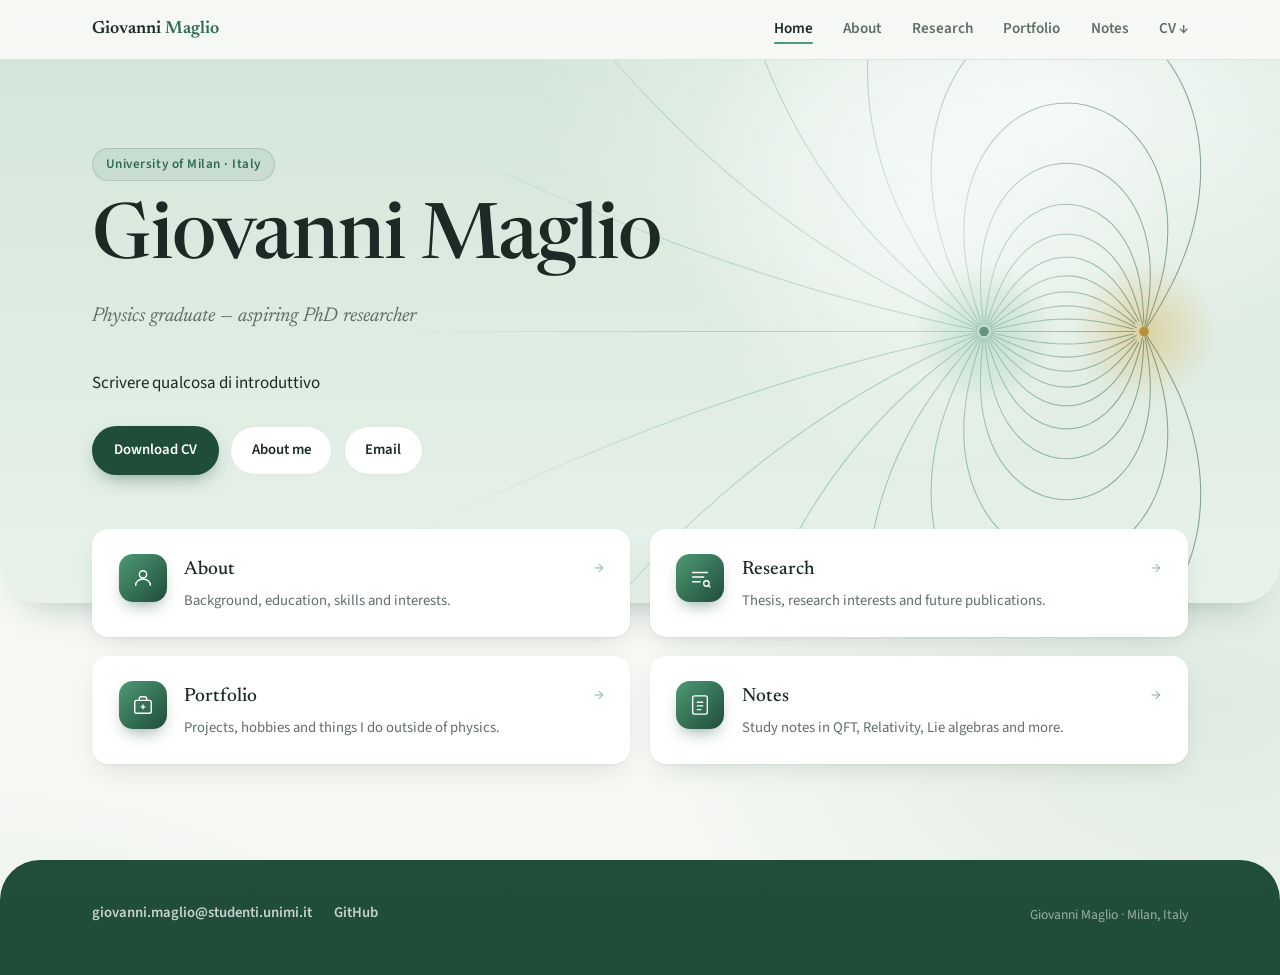
<file: index.html>
<!DOCTYPE html>
<html lang="en">
<head>
<meta charset="UTF-8">
<meta name="viewport" content="width=device-width, initial-scale=1.0">
<title>Giovanni Maglio — Personal site</title>
<meta name="description" content="Giovanni Maglio — Physics graduate, University of Milan. Theoretical physics, quantum field theory.">
<link rel="icon" href="data:,">
<link rel="preconnect" href="https://fonts.googleapis.com">
<link rel="preconnect" href="https://fonts.gstatic.com" crossorigin>
<link href="https://fonts.googleapis.com/css2?family=Newsreader:ital,wght@0,400;0,500;0,600;1,400;1,500&family=Source+Sans+3:wght@400;600;700&family=IBM+Plex+Mono:wght@400;500&display=swap" rel="stylesheet">
<link rel="stylesheet" href="css/style.css">
</head>
<body>

<header class="masthead">
  <div class="masthead-bar">
    <a class="brand" href="index.html">Giovanni <span>Maglio</span></a>
    <button class="nav-toggle" aria-label="Toggle navigation" aria-expanded="false"><span></span></button>
    <nav class="nav-links">
      <a href="index.html" aria-current="page">Home</a>
      <a href="about.html">About</a>
      <a href="research.html">Research</a>
      <a href="portfolio.html">Portfolio</a>
      <a href="notes.html">Notes</a>
      <a href="assets/cv.pdf">CV ↓</a>
    </nav>
  </div>
</header>

<main>

  <!-- identity strip: no photo here, just name + one-liner + contacts -->
  <section class="identity">
    <div class="wrap">
      <div class="identity-inner">
        <span class="eyebrow">University of Milan · Italy</span>
        <h1>Giovanni Maglio</h1>
        <p class="identity-role">Physics graduate — aspiring PhD researcher</p>
        <p class="identity-bio">Scrivere qualcosa di introduttivo</p>
        <div class="identity-contacts">
          <a class="btn btn-solid" href="assets/cv.pdf">Download CV</a>
          <a class="btn btn-ghost" href="about.html">About me</a>
          <a class="btn btn-ghost" href="mailto:giovanni.maglio@studenti.unimi.it">Email</a>
        </div>
      </div>
    </div>
  </section>

  <!-- navigation cards -->
  <section class="nav-cards-section reveal">
    <div class="wrap">
      <div class="nav-cards">

        <a class="nav-card" href="about.html">
          <div class="nav-card-icon">
            <svg width="22" height="22" viewBox="0 0 24 24" fill="none" aria-hidden="true">
              <circle cx="12" cy="8" r="4" stroke="currentColor" stroke-width="1.6"/>
              <path d="M4 20c0-4 3.6-7 8-7s8 3 8 7" stroke="currentColor" stroke-width="1.6" stroke-linecap="round"/>
            </svg>
          </div>
          <div class="nav-card-body">
            <div class="nav-card-title">About</div>
            <div class="nav-card-desc">Background, education, skills and interests.</div>
          </div>
          <span class="nav-card-arrow">→</span>
        </a>

        <a class="nav-card" href="research.html">
          <div class="nav-card-icon">
            <svg width="22" height="22" viewBox="0 0 24 24" fill="none" aria-hidden="true">
              <path d="M4 6h16M4 11h12M4 16h8" stroke="currentColor" stroke-width="1.6" stroke-linecap="round"/>
              <circle cx="19" cy="18" r="3" stroke="currentColor" stroke-width="1.4"/>
              <path d="M21.5 20.5l1.5 1.5" stroke="currentColor" stroke-width="1.4" stroke-linecap="round"/>
            </svg>
          </div>
          <div class="nav-card-body">
            <div class="nav-card-title">Research</div>
            <div class="nav-card-desc">Thesis, research interests and future publications.</div>
          </div>
          <span class="nav-card-arrow">→</span>
        </a>

        <a class="nav-card" href="portfolio.html">
          <div class="nav-card-icon">
            <svg width="22" height="22" viewBox="0 0 24 24" fill="none" aria-hidden="true">
              <rect x="3" y="7" width="18" height="14" rx="2" stroke="currentColor" stroke-width="1.5"/>
              <path d="M8 7V5a2 2 0 0 1 2-2h4a2 2 0 0 1 2 2v2" stroke="currentColor" stroke-width="1.5"/>
              <path d="M12 12v4M10 14h4" stroke="currentColor" stroke-width="1.4" stroke-linecap="round"/>
            </svg>
          </div>
          <div class="nav-card-body">
            <div class="nav-card-title">Portfolio</div>
            <div class="nav-card-desc">Projects, hobbies and things I do outside of physics.</div>
          </div>
          <span class="nav-card-arrow">→</span>
        </a>

        <a class="nav-card" href="notes.html">
          <div class="nav-card-icon">
            <svg width="22" height="22" viewBox="0 0 24 24" fill="none" aria-hidden="true">
              <path d="M6 2h12a2 2 0 0 1 2 2v16a2 2 0 0 1-2 2H6a2 2 0 0 1-2-2V4a2 2 0 0 1 2-2z" stroke="currentColor" stroke-width="1.5"/>
              <path d="M9 9h6M9 13h6M9 17h4" stroke="currentColor" stroke-width="1.4" stroke-linecap="round"/>
            </svg>
          </div>
          <div class="nav-card-body">
            <div class="nav-card-title">Notes</div>
            <div class="nav-card-desc">Study notes in QFT, Relativity, Lie algebras and more.</div>
          </div>
          <span class="nav-card-arrow">→</span>
        </a>

      </div>
    </div>
  </section>

</main>

<footer>
  <div class="wrap footer-grid">
    <div class="footer-links">
      <a href="mailto:giovanni.maglio@studenti.unimi.it">giovanni.maglio@studenti.unimi.it</a>
      <a href="https://github.com/GiovanniMaglio">GitHub</a>
    </div>
    <div class="footer-meta">Giovanni Maglio · Milan, Italy</div>
  </div>
</footer>

<script src="js/main.js"></script>
</body>
</html>
</file>
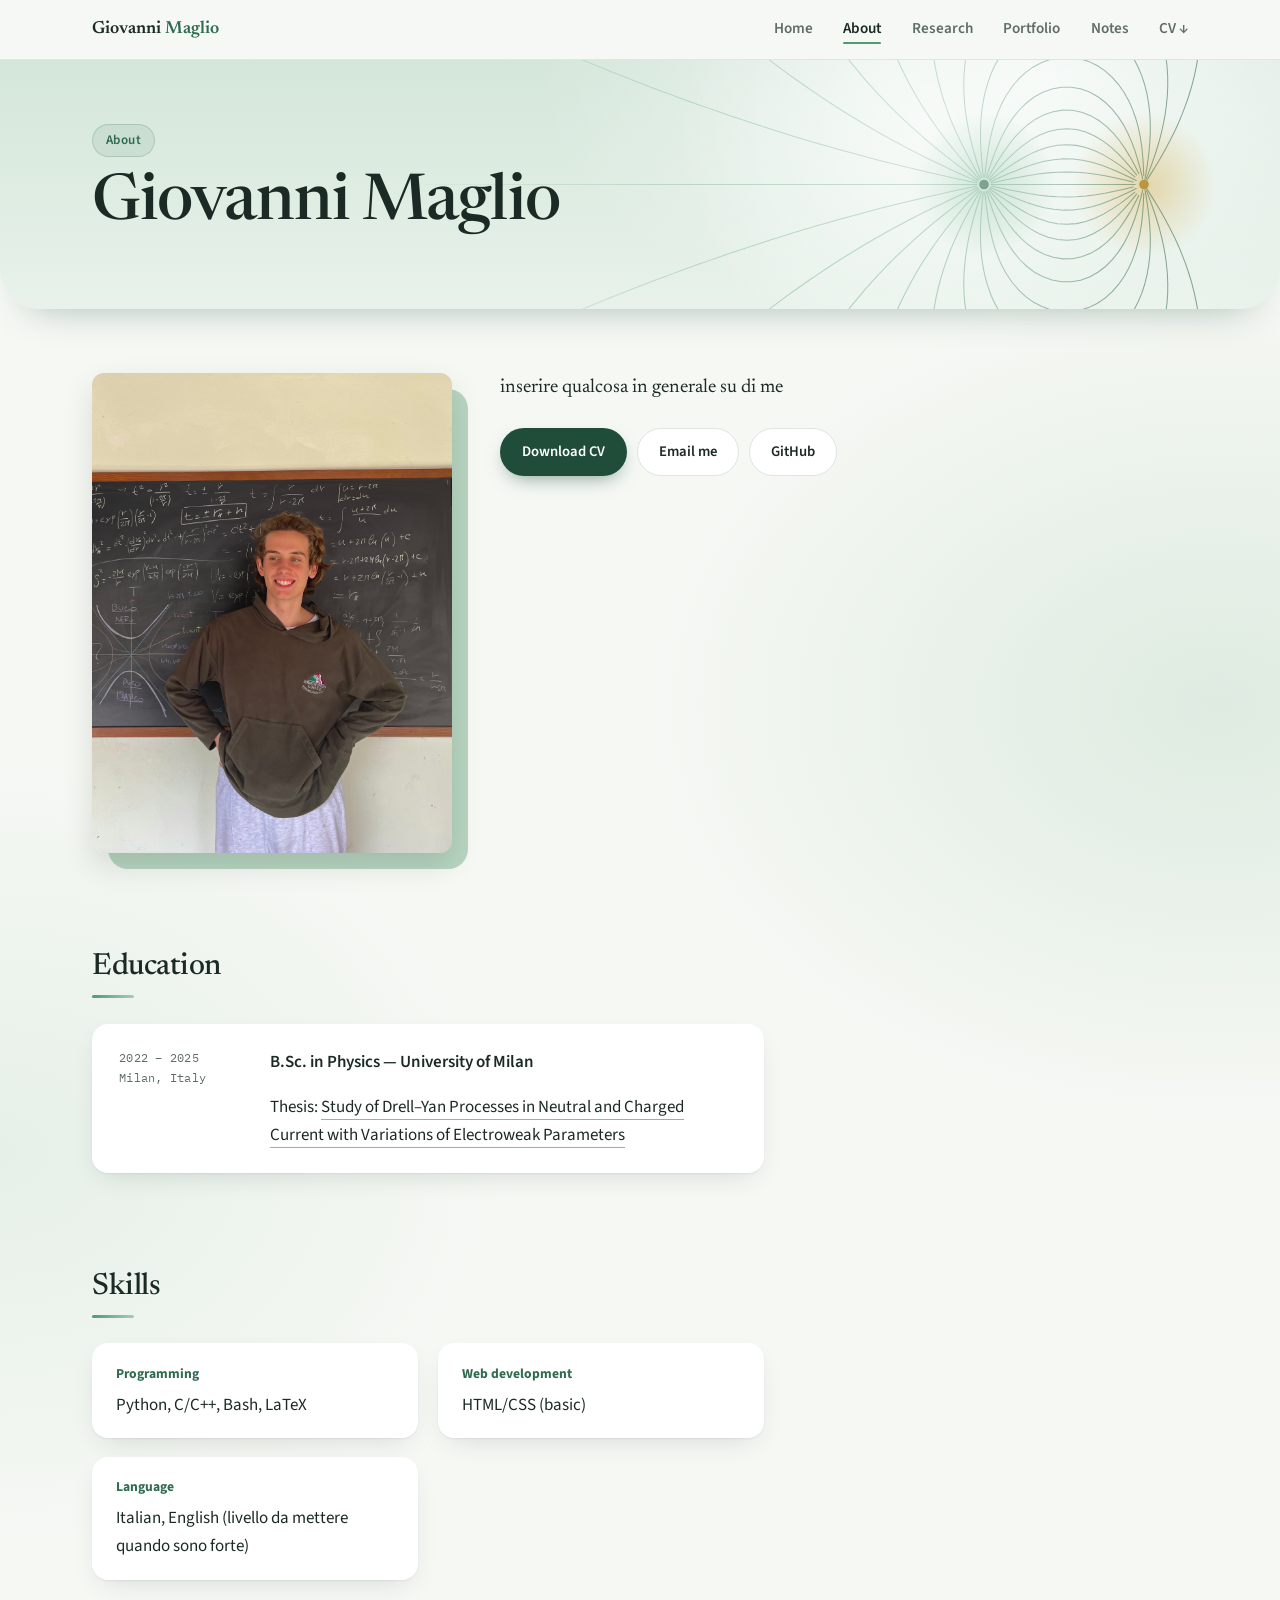
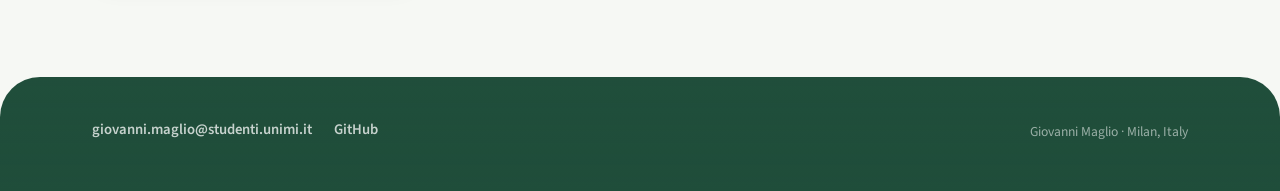
<file: about.html>
<!DOCTYPE html>
<html lang="en">
<head>
<meta charset="UTF-8">
<meta name="viewport" content="width=device-width, initial-scale=1.0">
<title>About — Giovanni Maglio</title>
<meta name="description" content="About Giovanni Maglio — physics graduate, University of Milan.">
<link rel="icon" href="data:,">
<link rel="preconnect" href="https://fonts.googleapis.com">
<link rel="preconnect" href="https://fonts.gstatic.com" crossorigin>
<link href="https://fonts.googleapis.com/css2?family=Newsreader:ital,wght@0,400;0,500;0,600;1,400;1,500&family=Source+Sans+3:wght@400;600;700&family=IBM+Plex+Mono:wght@400;500&display=swap" rel="stylesheet">
<link rel="stylesheet" href="css/style.css">

<!-- Regole dedicate per ingrandire la foto su Desktop e Mobile -->
<style>
  /* Layout Desktop */
  .about-grid {
    display: grid !important;
    grid-template-columns: 360px 1fr !important; /* Larghezza foto su Desktop */
    gap: 3rem !important;
    align-items: start !important;
    margin-top: 1rem;
  }

  .about-photo {
    width: 100% !important;
    max-width: 100% !important;
  }

  .about-photo img {
    width: 100% !important;
    height: auto !important;
    aspect-ratio: 3 / 4 !important; /* Rapporto ritratto verticale */
    object-fit: cover !important;
    border-radius: 12px;
    box-shadow: 0 12px 30px rgba(0, 0, 0, 0.12);
    display: block;
  }

  /* Layout Mobile (Smartphone) */
  @media (max-width: 768px) {
    .about-grid {
      display: flex !important;
      flex-direction: column !important;
      gap: 1.5rem !important;
    }

    .about-photo {
      width: 100% !important;
      max-width: 100% !important; /* Espande la foto a tutto schermo su Mobile */
      margin: 0 auto !important;
    }

    .about-photo img {
      width: 100% !important;
      height: auto !important;
      max-width: 100% !important;
      aspect-ratio: 4 / 5 !important;
    }
  }
</style>
</head>
<body>

<header class="masthead">
  <div class="masthead-bar">
    <a class="brand" href="index.html">Giovanni <span>Maglio</span></a>
    <button class="nav-toggle" aria-label="Toggle navigation" aria-expanded="false"><span></span></button>
    <nav class="nav-links">
      <a href="index.html">Home</a>
      <a href="about.html" aria-current="page">About</a>
      <a href="research.html">Research</a>
      <a href="portfolio.html">Portfolio</a>
      <a href="notes.html">Notes</a>
      <a href="assets/cv.pdf">CV ↓</a>
    </nav>
  </div>
</header>

<main>

  <section class="page-intro">
    <div class="wrap">
      <span class="eyebrow">About</span>
      <h1>Giovanni Maglio</h1>
    </div>
  </section>

  <section class="reveal">
    <div class="wrap">
      <div class="about-grid">
        <div class="about-photo">
          <img src="assets/avatar.jpg" alt="Portrait of Giovanni Maglio">
        </div>
        <div class="prose">
          <p class="lede">inserire qualcosa in generale su di me</p>
          <div style="margin-top:1.5rem; display:flex; gap:.65rem; flex-wrap:wrap;">
            <a class="btn btn-solid" href="assets/cv.pdf">Download CV</a>
            <a class="btn btn-ghost" href="mailto:giovanni.maglio@studenti.unimi.it">Email me</a>
            <a class="btn btn-ghost" href="https://github.com/GiovanniMaglio">GitHub</a>
          </div>
        </div>
      </div>
    </div>
  </section>

  <section class="reveal">
    <div class="wrap">
      <div class="section-head"><h2>Education</h2></div>
      <div class="prose">
        <div class="entry">
          <div class="entry-meta">2022 – 2025<br>Milan, Italy</div>
          <div>
            <div class="entry-title">B.Sc. in Physics — University of Milan</div>
            <p class="muted"></p>
            <p>Thesis: <a class="link" href="research.html">Study of Drell–Yan Processes in Neutral and Charged Current with Variations of Electroweak Parameters</a></p>
          </div>
        </div>
      </div>
    </div>
  </section>

  <section class="reveal">
    <div class="wrap">
      <div class="section-head"><h2>Skills</h2></div>
      <dl class="skills-grid prose">
        <div>
          <dt>Programming</dt>
          <dd>Python, C/C++, Bash, LaTeX</dd>
        </div>
        <div>
          <dt>Web development</dt>
          <dd>HTML/CSS (basic)</dd>
        </div>
        <div>
          <dt>Language</dt>
          <dd>Italian, English (livello da mettere quando sono forte)</dd>
        </div>
      </dl>
    </div>
  </section>

</main>

<footer>
  <div class="wrap footer-grid">
    <div class="footer-links">
      <a href="mailto:giovanni.maglio@studenti.unimi.it">giovanni.maglio@studenti.unimi.it</a>
      <a href="https://github.com/GiovanniMaglio">GitHub</a>
    </div>
    <div class="footer-meta">Giovanni Maglio · Milan, Italy</div>
  </div>
</footer>

<script src="js/main.js"></script>
</body>
</html>
</file>
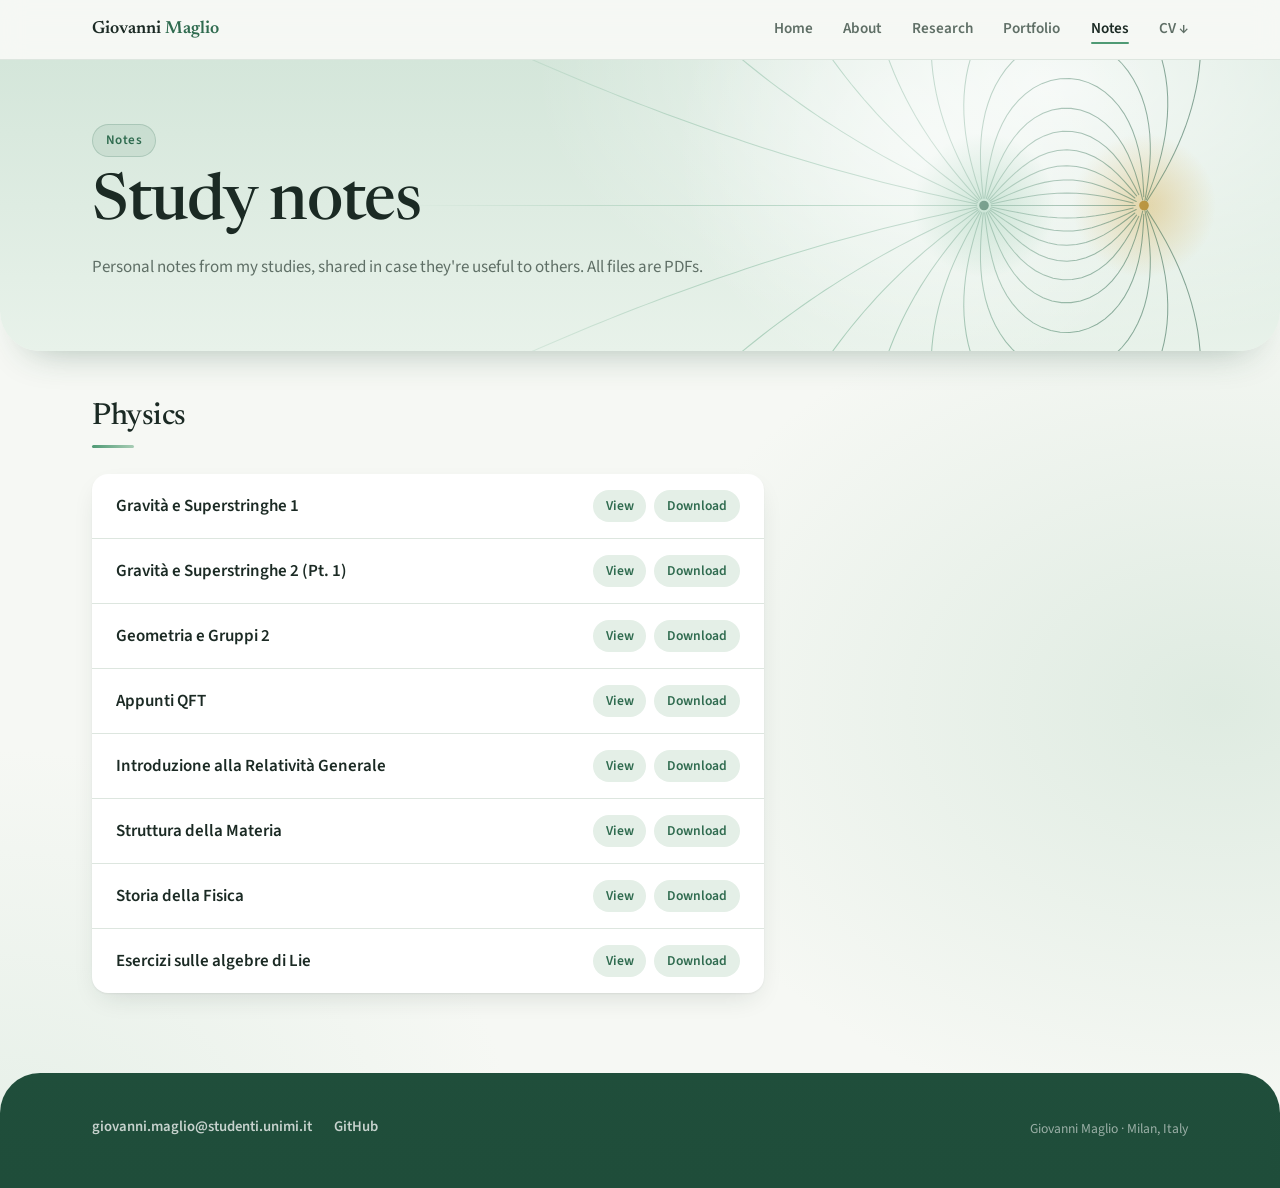
<file: notes.html>
<!DOCTYPE html>
<html lang="en">
<head>
<meta charset="UTF-8">
<meta name="viewport" content="width=device-width, initial-scale=1.0">
<title>Notes — Giovanni Maglio</title>
<meta name="description" content="Study notes in physics — Giovanni Maglio.">
<link rel="icon" href="data:,">
<link rel="preconnect" href="https://fonts.googleapis.com">
<link rel="preconnect" href="https://fonts.gstatic.com" crossorigin>
<link href="https://fonts.googleapis.com/css2?family=Newsreader:ital,wght@0,400;0,500;0,600;1,400;1,500&family=Source+Sans+3:wght@400;600;700&family=IBM+Plex+Mono:wght@400;500&display=swap" rel="stylesheet">
<link rel="stylesheet" href="css/style.css">
</head>
<body>

<header class="masthead">
  <div class="masthead-bar">
    <a class="brand" href="index.html">Giovanni <span>Maglio</span></a>
    <button class="nav-toggle" aria-label="Toggle navigation" aria-expanded="false"><span></span></button>
    <nav class="nav-links">
      <a href="index.html">Home</a>
      <a href="about.html">About</a>
      <a href="research.html">Research</a>
      <a href="portfolio.html">Portfolio</a>
      <a href="notes.html" aria-current="page">Notes</a>
      <a href="assets/cv.pdf">CV ↓</a>
    </nav>
  </div>
</header>

<main>

  <section class="page-intro">
    <div class="wrap">
      <span class="eyebrow">Notes</span>
      <h1>Study notes</h1>
      <p class="prose muted" style="margin-top:.9rem;">Personal notes from my studies, shared in case they're useful to others. All files are PDFs.</p>
    </div>
  </section>

  <section class="reveal">
    <div class="wrap">
      <div class="section-head"><h2>Physics</h2></div>
      <div class="note-list prose">

        <div class="note-row">
          <span class="note-title">Gravità e Superstringhe 1</span>
          <span class="note-links">
            <a href="https://drive.google.com/file/d/1csyrIzGxBGRTu3xoCLim18-_DmjUYoO2/view">View</a>
            <a href="https://drive.google.com/uc?export=download&id=1csyrIzGxBGRTu3xoCLim18-_DmjUYoO2">Download</a>
          </span>
        </div>

        <div class="note-row">
          <span class="note-title">Gravità e Superstringhe 2 (Pt. 1)</span>
          <span class="note-links">
            <a href="https://drive.google.com/file/d/1yq_WRvy7neU9YZzzpSMjDQ4WBASx8Qpn/view">View</a>
            <a href="https://drive.google.com/uc?export=download&id=1yq_WRvy7neU9YZzzpSMjDQ4WBASx8Qpn">Download</a>
          </span>
        </div>

        <div class="note-row">
          <span class="note-title">Geometria e Gruppi 2</span>
          <span class="note-links">
            <a href="https://drive.google.com/file/d/1WjMSh4PCid-__rt1AKRvsk9d1AaTo_eD/view">View</a>
            <a href="https://drive.google.com/uc?export=download&id=1WjMSh4PCid-__rt1AKRvsk9d1AaTo_eD">Download</a>
          </span>
        </div>

        <div class="note-row">
          <span class="note-title">Appunti QFT</span>
          <span class="note-links">
            <a href="https://drive.google.com/file/d/1Art3IUSijkxYZ7mw4LF8rtRmHpCd2VZr/view">View</a>
            <a href="https://drive.google.com/uc?export=download&id=1Art3IUSijkxYZ7mw4LF8rtRmHpCd2VZr">Download</a>
          </span>
        </div>

        <div class="note-row">
          <span class="note-title">Introduzione alla Relatività Generale</span>
          <span class="note-links">
            <a href="https://drive.google.com/file/d/16CSYyy6Lgrc3W5KUT_Phw8cdsREt2Nd_/view">View</a>
            <a href="https://drive.google.com/uc?export=download&id=16CSYyy6Lgrc3W5KUT_Phw8cdsREt2Nd_">Download</a>
          </span>
        </div>

        <div class="note-row">
          <span class="note-title">Struttura della Materia</span>
          <span class="note-links">
            <a href="https://drive.google.com/file/d/1nxKtRJ35LX20tSqEXORaNvb0KBBR4U3Z/view">View</a>
            <a href="https://drive.google.com/uc?export=download&id=1nxKtRJ35LX20tSqEXORaNvb0KBBR4U3Z">Download</a>
          </span>
        </div>

        <div class="note-row">
          <span class="note-title">Storia della Fisica</span>
          <span class="note-links">
            <a href="https://drive.google.com/file/d/1R3nMGefqzzpqUGIMFv5LFsauPEnIkkcA/view">View</a>
            <a href="https://drive.google.com/uc?export=download&id=1R3nMGefqzzpqUGIMFv5LFsauPEnIkkcA">Download</a>
          </span>
        </div>

        <div class="note-row">
          <span class="note-title">Esercizi sulle algebre di Lie</span>
          <span class="note-links">
            <a href="https://drive.google.com/file/d/1668g6Am8BdUa8xi-n6G9StWpBdV7MdFD/view">View</a>
            <a href="https://drive.google.com/uc?export=download&id=1668g6Am8BdUa8xi-n6G9StWpBdV7MdFD">Download</a>
          </span>
        </div>

      </div>
    </div>
  </section>

</main>

<footer>
  <div class="wrap footer-grid">
    <div class="footer-links">
      <a href="mailto:giovanni.maglio@studenti.unimi.it">giovanni.maglio@studenti.unimi.it</a>
      <a href="https://github.com/GiovanniMaglio">GitHub</a>
    </div>
    <div class="footer-meta">Giovanni Maglio · Milan, Italy</div>
  </div>
</footer>

<script src="js/main.js"></script>
</body>
</html>
</file>
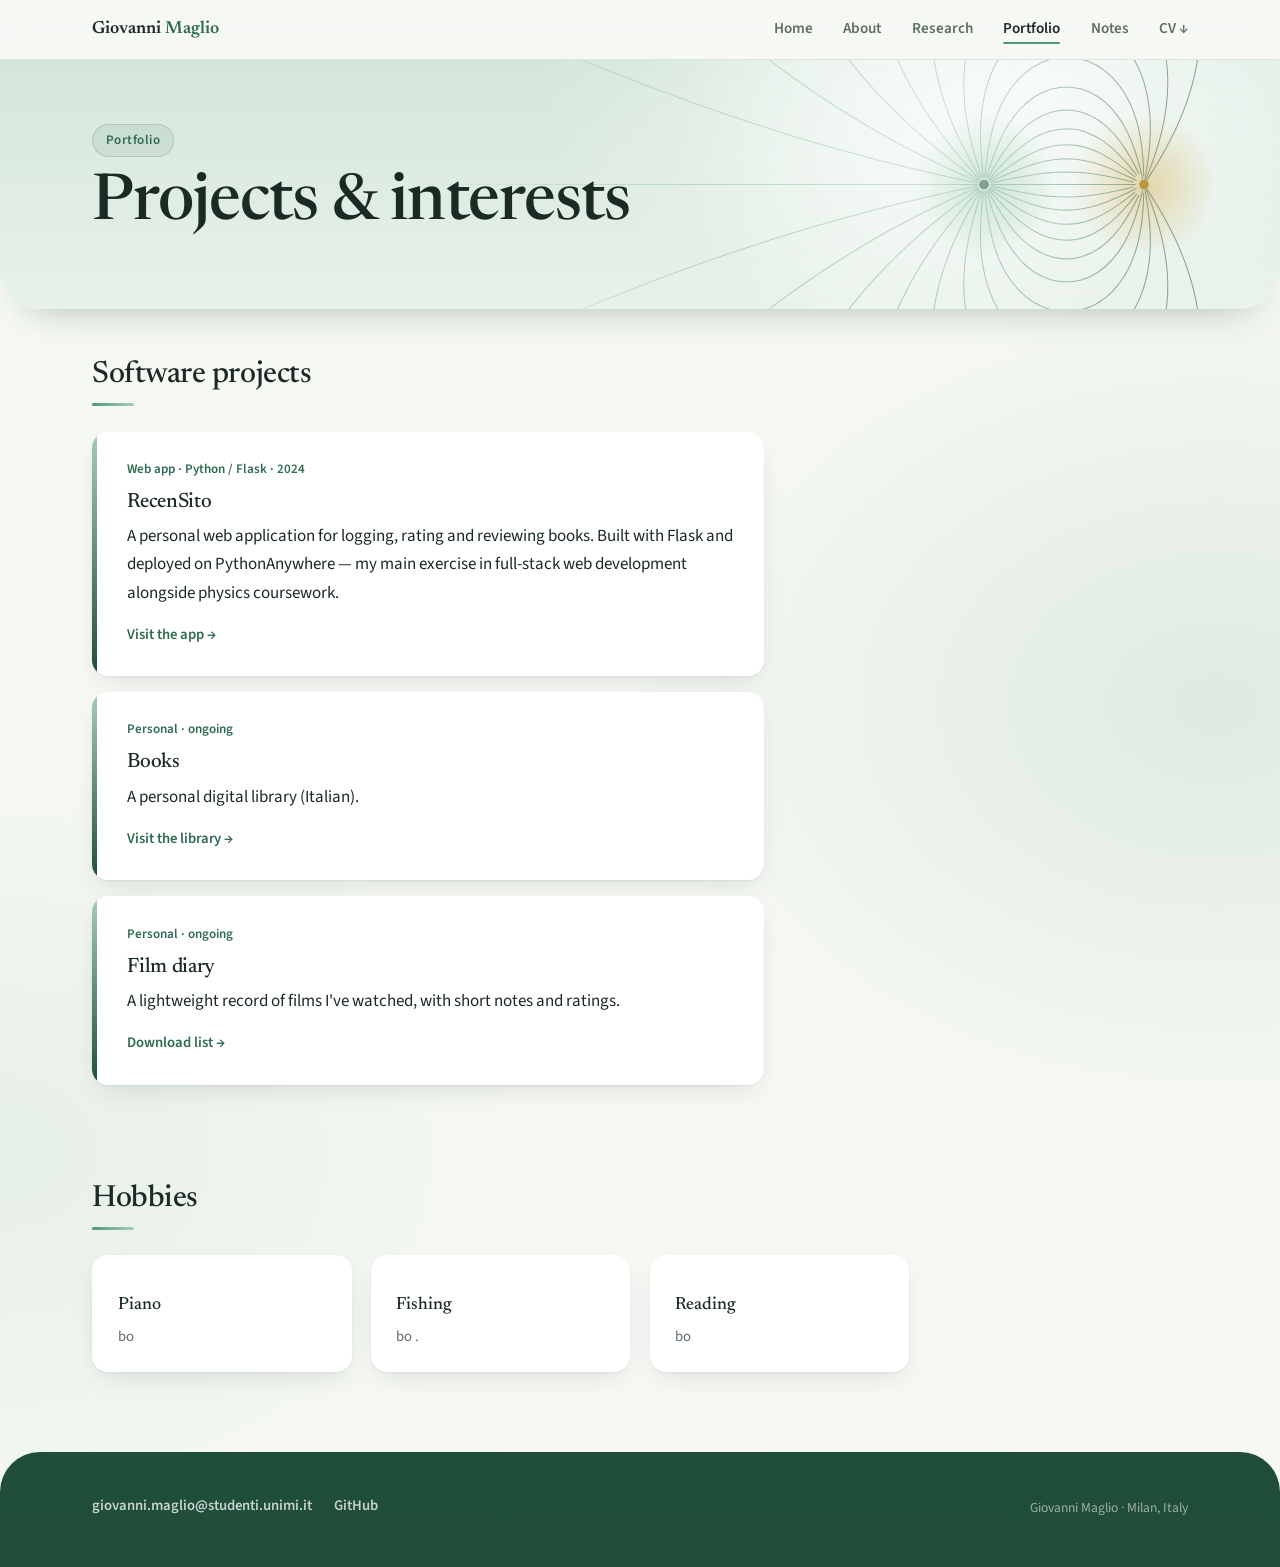
<file: portfolio.html>
<!DOCTYPE html>
<html lang="en">
<head>
<meta charset="UTF-8">
<meta name="viewport" content="width=device-width, initial-scale=1.0">
<title>Portfolio — Giovanni Maglio</title>
<meta name="description" content="Projects and hobbies — Giovanni Maglio.">
<link rel="icon" href="data:,">
<link rel="preconnect" href="https://fonts.googleapis.com">
<link rel="preconnect" href="https://fonts.gstatic.com" crossorigin>
<link href="https://fonts.googleapis.com/css2?family=Newsreader:ital,wght@0,400;0,500;0,600;1,400;1,500&family=Source+Sans+3:wght@400;600;700&family=IBM+Plex+Mono:wght@400;500&display=swap" rel="stylesheet">
<link rel="stylesheet" href="css/style.css">
</head>
<body>

<header class="masthead">
  <div class="masthead-bar">
    <a class="brand" href="index.html">Giovanni <span>Maglio</span></a>
    <button class="nav-toggle" aria-label="Toggle navigation" aria-expanded="false"><span></span></button>
    <nav class="nav-links">
      <a href="index.html">Home</a>
      <a href="about.html">About</a>
      <a href="research.html">Research</a>
      <a href="portfolio.html" aria-current="page">Portfolio</a>
      <a href="notes.html">Notes</a>
      <a href="assets/cv.pdf">CV ↓</a>
    </nav>
  </div>
</header>

<main>

  <section class="page-intro">
    <div class="wrap">
      <span class="eyebrow">Portfolio</span>
      <h1>Projects &amp; interests</h1>
    </div>
  </section>

  <!-- Projects -->
  <section class="reveal">
    <div class="wrap">
      <div class="section-head"><h2>Software projects</h2></div>

      <div class="card prose">
        <span class="card-meta">Web app · Python / Flask · 2024</span>
        <h3>RecenSito</h3>
        <p>A personal web application for logging, rating and reviewing books. Built with Flask and deployed on PythonAnywhere — my main exercise in full-stack web development alongside physics coursework.</p>
        <div class="card-links">
          <a href="https://giovannimaglio.pythonanywhere.com">Visit the app →</a>
        </div>
      </div>

      <div class="card prose" style="margin-top:1rem;">
        <span class="card-meta">Personal · ongoing</span>
        <h3>Books </h3>
        <p>A personal digital library (Italian).</p>
        <div class="card-links">
          <a href="https://giovannimaglio.github.io/Libri-Gio/">Visit the library →</a>
        </div>
      </div>
      
      <div class="card prose" style="margin-top:1rem;">
        <span class="card-meta">Personal · ongoing</span>
        <h3>Film diary</h3>
        <p>A lightweight record of films I've watched, with short notes and ratings.</p>
        <div class="card-links">
          <a href="assets/film-list.pdf">Download list →</a>
        </div>
      </div>

    </div>
  </section>

  <!-- Hobbies -->
  <section class="reveal">
    <div class="wrap">
      <div class="section-head"><h2>Hobbies</h2></div>
      <div class="hobby-grid">

        <div class="hobby-card">
          <div class="hobby-card-icon"></div>
          <div class="hobby-card-title">Piano</div>
          <p class="hobby-card-desc">bo</p>
        </div>

        <div class="hobby-card">
          <div class="hobby-card-icon"></div>
          <div class="hobby-card-title">Fishing</div>
          <p class="hobby-card-desc">bo .</p>
        </div>

        <div class="hobby-card">
          <div class="hobby-card-icon"></div>
          <div class="hobby-card-title">Reading</div>
          <p class="hobby-card-desc">bo</p>
        </div>

      </div>
    </div>
  </section>

</main>

<footer>
  <div class="wrap footer-grid">
    <div class="footer-links">
      <a href="mailto:giovanni.maglio@studenti.unimi.it">giovanni.maglio@studenti.unimi.it</a>
      <a href="https://github.com/GiovanniMaglio">GitHub</a>
    </div>
    <div class="footer-meta">Giovanni Maglio · Milan, Italy</div>
  </div>
</footer>

<script src="js/main.js"></script>
</body>
</html>
</file>
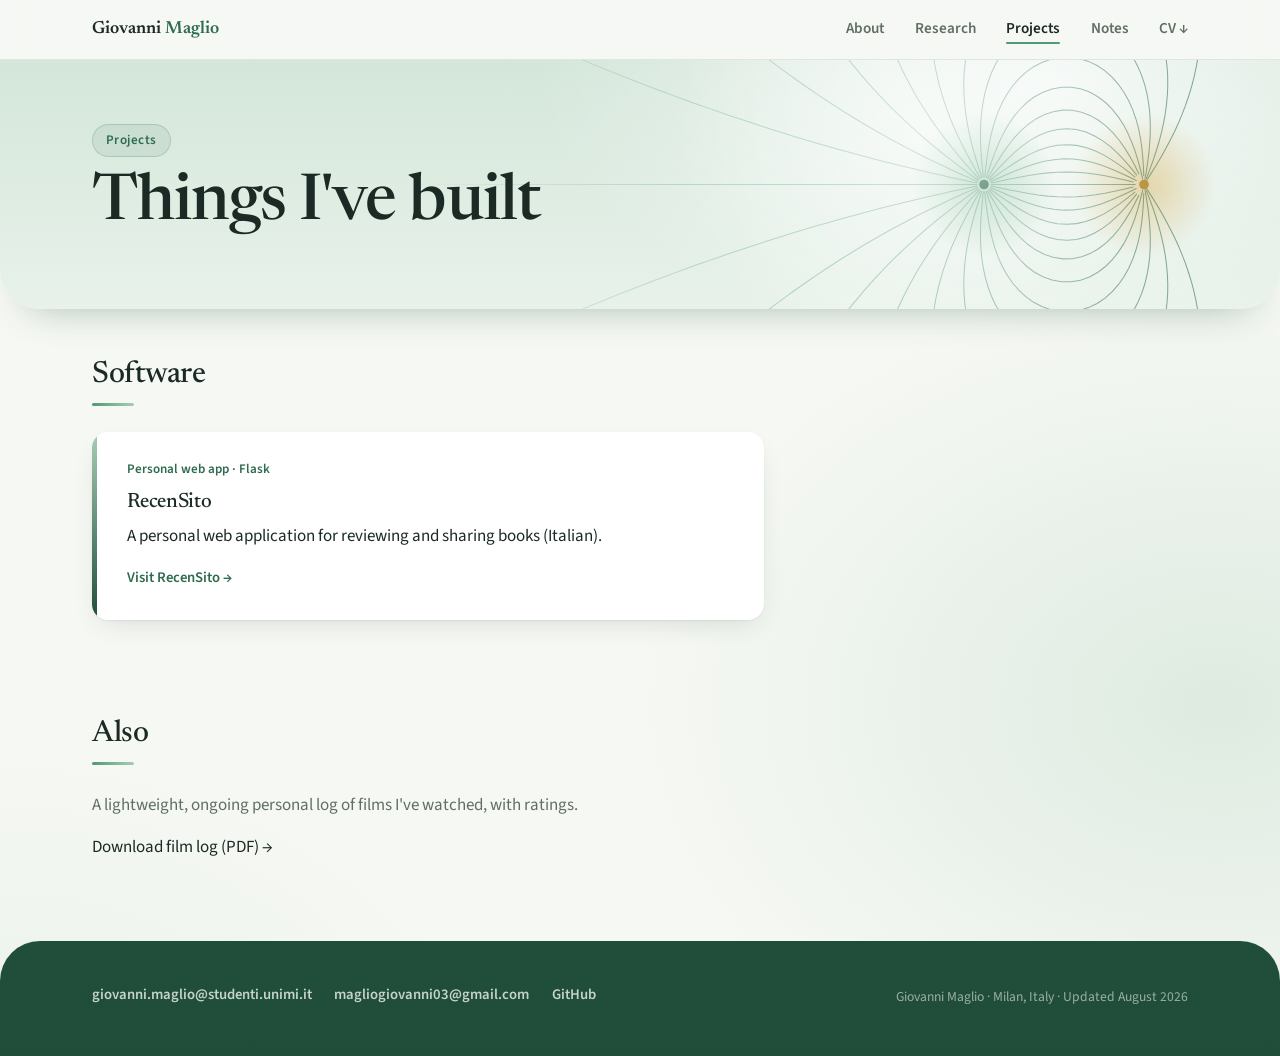
<file: projects.html>
<!DOCTYPE html>
<html lang="en">
<head>
<meta charset="UTF-8">
<meta name="viewport" content="width=device-width, initial-scale=1.0">
<title>Projects — Giovanni Maglio</title>
<meta name="description" content="Personal projects — Giovanni Maglio.">
<link rel="icon" href="data:,">
<link rel="preconnect" href="https://fonts.googleapis.com">
<link rel="preconnect" href="https://fonts.gstatic.com" crossorigin>
<link href="https://fonts.googleapis.com/css2?family=Newsreader:ital,wght@0,400;0,500;0,600;1,400;1,500&family=Source+Sans+3:wght@400;600;700&family=IBM+Plex+Mono:wght@400;500&display=swap" rel="stylesheet">
<link rel="stylesheet" href="css/style.css">
</head>
<body>

<header class="masthead">
  <div class="masthead-bar">
    <a class="brand" href="index.html">Giovanni <span>Maglio</span></a>
    <button class="nav-toggle" aria-label="Toggle navigation" aria-expanded="false"><span></span></button>
    <nav class="nav-links">
      <a href="index.html">About</a>
      <a href="research.html">Research</a>
      <a href="projects.html" aria-current="page">Projects</a>
      <a href="notes.html">Notes</a>
      <a href="assets/cv.pdf">CV ↓</a>
    </nav>
  </div>
</header>

<main>

  <section class="page-intro">
    <div class="wrap">
      <span class="eyebrow">Projects</span>
      <h1>Things I've built</h1>
    </div>
  </section>

  <section class="reveal">
    <div class="wrap">
      <div class="section-head"><h2>Software</h2></div>
      <div class="card prose">
        <span class="card-meta">Personal web app · Flask</span>
        <h3>RecenSito</h3>
        <p>A personal web application for reviewing and sharing books (Italian).</p>
        <div class="card-links">
          <a href="https://giovannimaglio.pythonanywhere.com">Visit RecenSito →</a>
        </div>
      </div>
    </div>
  </section>

  <section class="reveal">
    <div class="wrap">
      <div class="section-head"><h2>Also</h2></div>
      <div class="prose">
        <p class="muted">A lightweight, ongoing personal log of films I've watched, with ratings.</p>
        <p style="margin-top:.9rem;"><a class="inline-link" href="assets/film-list.pdf">Download film log (PDF) →</a></p>
      </div>
    </div>
  </section>

</main>

<footer>
  <div class="wrap footer-grid">
    <div class="footer-links">
      <a href="mailto:giovanni.maglio@studenti.unimi.it">giovanni.maglio@studenti.unimi.it</a>
      <a href="mailto:magliogiovanni03@gmail.com">magliogiovanni03@gmail.com</a>
      <a href="https://github.com/GiovanniMaglio">GitHub</a>
    </div>
    <div class="footer-meta">Giovanni Maglio · Milan, Italy · Updated August 2026</div>
  </div>
</footer>

<script src="js/main.js"></script>
</body>
</html>
</file>
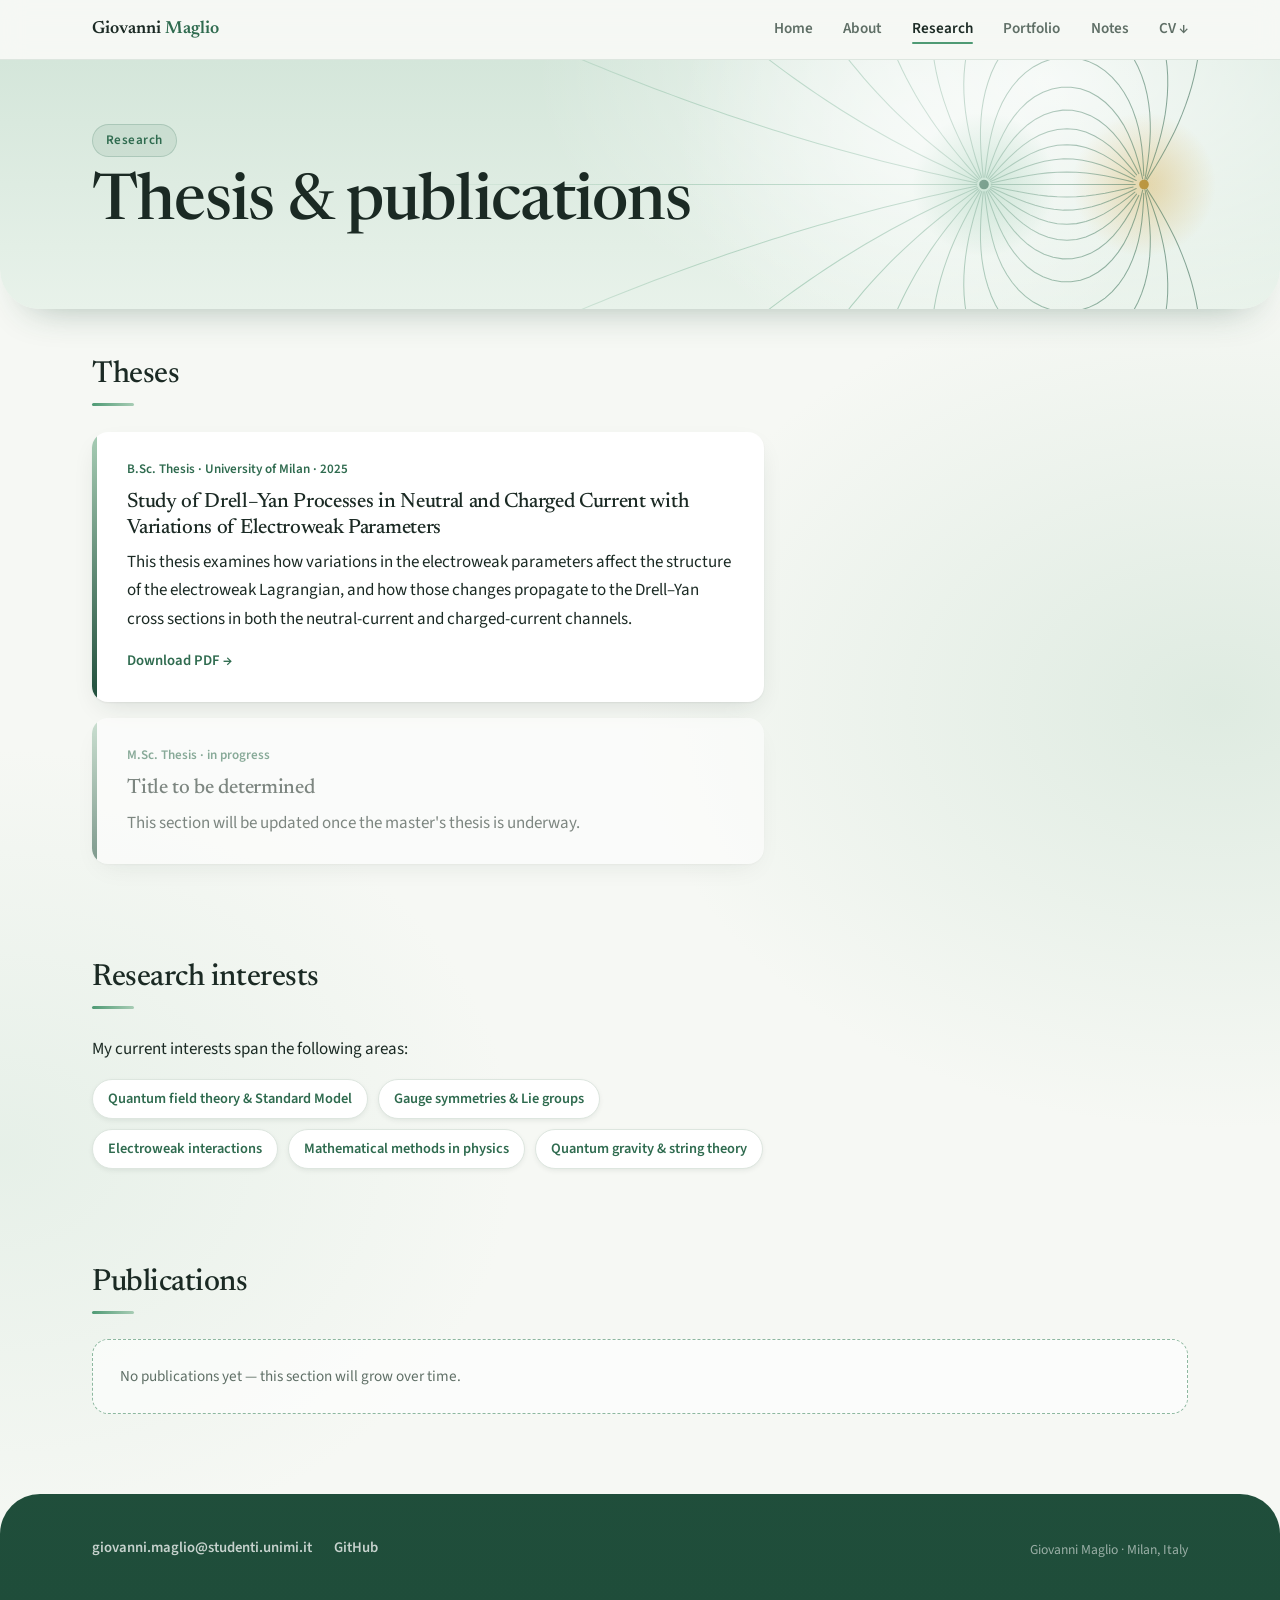
<file: research.html>
<!DOCTYPE html>
<html lang="en">
<head>
<meta charset="UTF-8">
<meta name="viewport" content="width=device-width, initial-scale=1.0">
<title>Research — Giovanni Maglio</title>
<meta name="description" content="Research — Giovanni Maglio, physics graduate.">
<link rel="icon" href="data:,">
<link rel="preconnect" href="https://fonts.googleapis.com">
<link rel="preconnect" href="https://fonts.gstatic.com" crossorigin>
<link href="https://fonts.googleapis.com/css2?family=Newsreader:ital,wght@0,400;0,500;0,600;1,400;1,500&family=Source+Sans+3:wght@400;600;700&family=IBM+Plex+Mono:wght@400;500&display=swap" rel="stylesheet">
<link rel="stylesheet" href="css/style.css">
</head>
<body>

<header class="masthead">
  <div class="masthead-bar">
    <a class="brand" href="index.html">Giovanni <span>Maglio</span></a>
    <button class="nav-toggle" aria-label="Toggle navigation" aria-expanded="false"><span></span></button>
    <nav class="nav-links">
      <a href="index.html">Home</a>
      <a href="about.html">About</a>
      <a href="research.html" aria-current="page">Research</a>
      <a href="portfolio.html">Portfolio</a>
      <a href="notes.html">Notes</a>
      <a href="assets/cv.pdf">CV ↓</a>
    </nav>
  </div>
</header>

<main>

  <section class="page-intro">
    <div class="wrap">
      <span class="eyebrow">Research</span>
      <h1>Thesis &amp; publications</h1>
    </div>
  </section>

  <section class="reveal">
    <div class="wrap">
      <div class="section-head"><h2>Theses</h2></div>
      <div class="card prose">
        <span class="card-meta">B.Sc. Thesis · University of Milan · 2025</span>
        <h3>Study of Drell–Yan Processes in Neutral and Charged Current with Variations of Electroweak Parameters</h3>
        <p>This thesis examines how variations in the electroweak parameters affect the structure of the electroweak Lagrangian, and how those changes propagate to the Drell–Yan cross sections in both the neutral-current and charged-current channels.</p>
        <div class="card-links">
          <a href="assets/thesis.pdf">Download PDF →</a>
        </div>
      </div>
      <div class="card prose" style="margin-top:1rem; opacity:.55;">
        <span class="card-meta">M.Sc. Thesis · in progress</span>
        <h3>Title to be determined</h3>
        <p>This section will be updated once the master's thesis is underway.</p>
      </div>
    </div>
  </section>

  <section class="reveal">
    <div class="wrap">
      <div class="section-head"><h2>Research interests</h2></div>
      <div class="prose">
        <p>My current interests span the following areas:</p>
        <ul class="tags" style="margin-top:1rem;">
          <li class="tag">Quantum field theory &amp; Standard Model</li>
          <li class="tag">Gauge symmetries &amp; Lie groups</li>
          <li class="tag">Electroweak interactions</li>
          <li class="tag">Mathematical methods in physics</li>
          <li class="tag">Quantum gravity &amp; string theory</li>
        </ul>
      </div>
    </div>
  </section>

  <section class="reveal">
    <div class="wrap">
      <div class="section-head"><h2>Publications</h2></div>
      <p class="empty-state">No publications yet — this section will grow over time.</p>
    </div>
  </section>

</main>

<footer>
  <div class="wrap footer-grid">
    <div class="footer-links">
      <a href="mailto:giovanni.maglio@studenti.unimi.it">giovanni.maglio@studenti.unimi.it</a>
      <a href="https://github.com/GiovanniMaglio">GitHub</a>
    </div>
    <div class="footer-meta">Giovanni Maglio · Milan, Italy</div>
  </div>
</footer>

<script src="js/main.js"></script>
</body>
</html>
</file>
<file: css/style.css>
/* ==========================================================
   Giovanni Maglio — personal academic site (restyling "bosco")
   Palette e raggi sono tutti nei token qui sotto: cambia da qui.
   ========================================================== */

/* ---------- Tokens ---------- */
:root {
  --paper:      #F6F8F4;   /* sfondo pagina: bianco appena verde */
  --paper-hi:   #FFFFFF;   /* card */
  --ink:        #1B2A24;   /* testo */
  --muted:      #5F6F66;
  --accent:     #2F6B4F;   /* verde foresta: link e dettagli */
  --accent-lt:  #8DB8A0;
  --tint:       #E4EFE7;
  --rule:       #DDE6DF;

  --forest:     #1F4D3A;   /* pulsanti, footer */
  --leaf:       #4E9A74;
  --sage:       #A8CDB5;
  --mint:       #D9E9DE;
  --grad:       linear-gradient(135deg, var(--leaf), var(--forest));

  --serif:  'Newsreader', Georgia, 'Times New Roman', serif;
  --sans:   'Source Sans 3', -apple-system, BlinkMacSystemFont, 'Segoe UI', sans-serif;
  --mono:   'IBM Plex Mono', 'SFMono-Regular', Consolas, monospace;

  --wrap:   72rem;
  --r:      16px;
  --dur:    360ms;
  --ease:   cubic-bezier(.2,.7,.2,1);

  --sh1: 0 1px 2px rgba(27,42,36,.06), 0 10px 28px -10px rgba(27,42,36,.16);
  --sh2: 0 2px 4px rgba(27,42,36,.05), 0 22px 44px -16px rgba(47,107,79,.34);
}

/* ---------- Reset ---------- */
*, *::before, *::after { box-sizing: border-box; }
html { -webkit-text-size-adjust: 100%; scroll-behavior: smooth; }
body, h1, h2, h3, h4, p, ul, ol, figure, blockquote { margin: 0; }
ul, ol { padding: 0; list-style: none; }
img { max-width: 100%; display: block; }
a { color: inherit; text-decoration: none; }
button { font: inherit; background: none; border: none; cursor: pointer; padding: 0; }
@media (prefers-reduced-motion: reduce) {
  html { scroll-behavior: auto; }
  * { transition-duration: .001ms !important; animation-duration: .001ms !important; }
}

/* ---------- Base ---------- */
body {
  background-color: var(--paper);
  background-image:
    radial-gradient(52rem 38rem at 95% 44rem, rgba(168,205,181,.30), transparent 70%),
    radial-gradient(46rem 36rem at 0% 72rem,  rgba(217,233,222,.55), transparent 70%);
  background-repeat: no-repeat;
  color: var(--ink);
  font-family: var(--sans);
  font-size: 17px;
  line-height: 1.65;
  -webkit-font-smoothing: antialiased;
}
:focus-visible { outline: 2px solid var(--accent); outline-offset: 3px; }
footer :focus-visible { outline-color: var(--sage); }
::selection { background: var(--accent); color: #fff; }

/* ---------- Type ---------- */
h1, h2, h3 { font-family: var(--serif); font-weight: 500; letter-spacing: -.015em; color: var(--ink); }
h1 { font-size: clamp(2.4rem, 6vw, 4rem); line-height: 1.05; }
h2 { font-size: clamp(1.5rem, 3vw, 1.9rem); line-height: 1.2; }
h3 { font-size: 1.12rem; line-height: 1.3; font-weight: 600; font-family: var(--sans); }
p { color: var(--ink); }
p + p { margin-top: 1em; }

.eyebrow {
  display: inline-block;
  font-family: var(--sans);
  font-size: .82rem; font-weight: 600;
  letter-spacing: .04em;
  color: var(--accent);
  background: rgba(47,107,79,.09);
  border: 1px solid rgba(47,107,79,.2);
  padding: .28rem .8rem; border-radius: 999px;
}
.muted { color: var(--muted); }
.lede { font-family: var(--serif); font-size: 1.2rem; line-height: 1.6; }

a.link {
  border-bottom: 1px solid var(--accent-lt);
  transition: border-color var(--dur) var(--ease), color var(--dur) var(--ease);
}
a.link:hover { border-color: var(--accent); color: var(--accent); }

/* ---------- Layout ---------- */
.wrap { max-width: var(--wrap); margin: 0 auto; padding: 0 1.75rem; }
.prose { max-width: 42rem; }
section { padding: 3rem 0; }

/* ---------- Nav (vetro chiaro) ---------- */
.masthead {
  position: sticky; top: 0; z-index: 20;
  background: rgba(246,248,244,.82);
  backdrop-filter: saturate(150%) blur(12px);
  -webkit-backdrop-filter: saturate(150%) blur(12px);
  border-bottom: 1px solid var(--rule);
}
.masthead-bar {
  display: flex; align-items: center; justify-content: space-between;
  padding: .95rem 1.75rem;
  max-width: var(--wrap); margin: 0 auto;
}
.brand { font-family: var(--serif); font-weight: 600; font-size: 1.1rem; }
.brand span { color: var(--accent); }

.nav-links { display: flex; gap: 1.9rem; font-size: .95rem; font-weight: 600; }
.nav-links a {
  position: relative; padding-bottom: 3px;
  color: var(--muted);
  transition: color var(--dur) var(--ease);
}
.nav-links a::after {
  content: ""; position: absolute; left: 0; right: 100%; bottom: 0;
  height: 2px; border-radius: 2px; background: var(--leaf);
  transition: right var(--dur) var(--ease);
}
.nav-links a:hover,
.nav-links a[aria-current="page"] { color: var(--ink); }
.nav-links a:hover::after,
.nav-links a[aria-current="page"]::after { right: 0; }

.nav-toggle { display: none; }

@media (max-width: 680px) {
  .nav-links {
    position: fixed; inset: 3.9rem 0 auto 0;
    background: var(--paper); border-bottom: 1px solid var(--rule);
    flex-direction: column; gap: 0;
    padding: .4rem 1.75rem 1.1rem;
    opacity: 0; transform: translateY(-6px); pointer-events: none;
    transition: opacity var(--dur) var(--ease), transform var(--dur) var(--ease);
  }
  .nav-links.open { opacity: 1; transform: none; pointer-events: auto; }
  .nav-links a { display: block; padding: .75rem 0; border-bottom: 1px solid var(--rule); }
  .nav-links a::after { display: none; }
  .nav-toggle { display: block; width: 32px; height: 32px; position: relative; }
  .nav-toggle span,
  .nav-toggle span::before,
  .nav-toggle span::after {
    content: ""; position: absolute; left: 5px; right: 5px;
    height: 1.5px; background: var(--ink);
    transition: transform var(--dur) var(--ease), opacity var(--dur) var(--ease);
  }
  .nav-toggle span { top: 15px; }
  .nav-toggle span::before { top: -6px; }
  .nav-toggle span::after  { top:  6px; }
  .nav-toggle[aria-expanded="true"] span { background: transparent; }
  .nav-toggle[aria-expanded="true"] span::before { transform: translateY(6px) rotate(45deg); }
  .nav-toggle[aria-expanded="true"] span::after  { transform: translateY(-6px) rotate(-45deg); }
}

/* ---------- Buttons ---------- */
.btn {
  display: inline-flex; align-items: center; gap: .45rem;
  font-family: var(--sans); font-size: .92rem; font-weight: 600;
  padding: .7rem 1.3rem;
  border-radius: 999px; border: 1px solid var(--rule);
  transition: transform var(--dur) var(--ease), box-shadow var(--dur) var(--ease),
              background var(--dur) var(--ease), border-color var(--dur) var(--ease), color var(--dur) var(--ease);
}
.btn:hover { transform: translateY(-2px); }
.btn-solid {
  background: var(--forest); color: #fff; border-color: transparent;
  box-shadow: 0 8px 20px -8px rgba(31,77,58,.6);
}
.btn-solid:hover { background: var(--accent); box-shadow: 0 14px 28px -10px rgba(31,77,58,.65); }
.btn-ghost { background: var(--paper-hi); color: var(--ink); }
.btn-ghost:hover { border-color: var(--accent); color: var(--accent); }

/* ======================================================
   HERO (home) e BANNER (pagine interne): verde salvia chiaro
   ====================================================== */
.identity, .page-intro {
  --mx: 72%; --my: 30%;
  position: relative; overflow: hidden;
  background:
    radial-gradient(46rem 24rem at 82% 8%, rgba(255,255,255,.75), transparent 70%),
    linear-gradient(180deg, #D4E6DA 0%, #E8F2EA 100%);
  border-radius: 0 0 2.5rem 2.5rem;
  box-shadow: 0 24px 40px -30px rgba(31,77,58,.45);
}
/* linee di campo (assets/field.svg) */
.identity::before, .page-intro::before {
  content: ""; position: absolute; inset: 0; pointer-events: none;
  background: url("../assets/field.svg") right center / cover no-repeat;
}
/* alone che segue il cursore (vedi js/main.js) */
.identity::after, .page-intro::after {
  content: ""; position: absolute; inset: 0; pointer-events: none;
  background: radial-gradient(22rem circle at var(--mx) var(--my), rgba(255,255,255,.55), transparent 70%);
}
.identity > .wrap, .page-intro > .wrap { position: relative; z-index: 1; }

.identity { padding: 5.5rem 0 8rem; }
.identity h1 { font-size: clamp(2.8rem, 7vw, 4.8rem); }
.identity-inner {
  display: flex; flex-direction: column; gap: 1.2rem;
  max-width: 38rem;
}
.identity-inner .eyebrow { align-self: flex-start; }
.identity-role { font-family: var(--serif); font-style: italic; font-size: 1.25rem; color: var(--muted); }
.identity-bio { max-width: 32rem; }
.identity-contacts { display: flex; flex-wrap: wrap; gap: .7rem; margin-top: .6rem; }

.page-intro { padding: 4rem 0 4.4rem; }
.page-intro .eyebrow { margin-bottom: .9rem; }

@media (max-width: 680px) {
  .identity { padding: 3.6rem 0 6.5rem; }
  .page-intro { padding: 3rem 0 3.4rem; border-radius: 0 0 1.75rem 1.75rem; }
}

/* ======================================================
   HOME — card di navigazione (sovrapposte all'hero)
   ====================================================== */
.nav-cards-section { margin-top: -4.6rem; padding: 0 0 4rem; position: relative; z-index: 3; }
.nav-cards { display: grid; grid-template-columns: repeat(2, 1fr); gap: 1.2rem; }
@media (max-width: 560px) { .nav-cards { grid-template-columns: 1fr; } }

.nav-card {
  display: flex; align-items: flex-start; gap: 1.1rem;
  padding: 1.5rem 1.6rem;
  background: var(--paper-hi);
  border: 1px solid rgba(255,255,255,.9);
  border-radius: var(--r);
  box-shadow: var(--sh1);
  transition: transform var(--dur) var(--ease), box-shadow var(--dur) var(--ease);
}
.nav-card:hover { transform: translateY(-5px); box-shadow: var(--sh2); }
.nav-card-icon {
  flex-shrink: 0; width: 48px; height: 48px;
  border-radius: 14px;
  background: var(--grad); color: #fff;
  display: flex; align-items: center; justify-content: center;
  box-shadow: 0 8px 16px -6px rgba(31,77,58,.5);
}
.nav-card-body { flex: 1; }
.nav-card-title { font-family: var(--serif); font-size: 1.2rem; font-weight: 500; }
.nav-card-desc { font-size: .92rem; color: var(--muted); margin-top: .25rem; line-height: 1.5; }
.nav-card-arrow {
  flex-shrink: 0; font-size: 1rem; color: var(--accent-lt);
  transition: color var(--dur) var(--ease), transform var(--dur) var(--ease);
}
.nav-card:hover .nav-card-arrow { color: var(--accent); transform: translateX(4px); }

/* ======================================================
   ABOUT — ritratto con cornice sfalsata verde
   ====================================================== */
.about-grid { display: grid; grid-template-columns: 140px 1fr; gap: 2.4rem; align-items: start; }
@media (max-width: 600px) {
  .about-grid { grid-template-columns: 1fr; }
  .about-photo { max-width: 120px; }
}
.about-photo {
  position: relative; isolation: isolate;
  width: 100%; aspect-ratio: 1;
  border-radius: var(--r);
  overflow: visible; border: 0;
}
.about-photo::before {
  content: ""; position: absolute; inset: 16px -16px -16px 16px; z-index: -1;
  border-radius: 20px; background: var(--sage); opacity: .8;
}
.about-photo img { width: 100%; height: 100%; object-fit: cover; border-radius: var(--r); }

/* ======================================================
   SHARED — intestazioni di sezione
   ====================================================== */
.section-head { display: flex; align-items: baseline; justify-content: space-between; gap: 1rem; margin-bottom: 1.6rem; flex-wrap: wrap; }
.section-head h2::after {
  content: ""; display: block; width: 2.6rem; height: 3px; margin-top: .6rem;
  border-radius: 3px; background: linear-gradient(90deg, var(--leaf), var(--sage));
}

/* ======================================================
   SHARED — righe formazione
   ====================================================== */
.entry {
  display: grid; grid-template-columns: 8rem 1fr; gap: 1.4rem;
  padding: 1.5rem 1.7rem;
  background: var(--paper-hi); border-radius: var(--r); box-shadow: var(--sh1);
}
.entry + .entry { margin-top: 1rem; }
.entry-meta { font-family: var(--mono); font-size: .76rem; color: var(--muted); letter-spacing: .02em; }
.entry-title { font-weight: 600; margin-bottom: .25rem; }
@media (max-width: 580px) { .entry { grid-template-columns: 1fr; gap: .3rem; } }

/* ======================================================
   SHARED — card (tesi, progetti)
   ====================================================== */
.card {
  position: relative; overflow: hidden;
  background: var(--paper-hi);
  padding: 1.7rem 1.9rem 1.7rem 2.2rem;
  border-radius: var(--r);
  box-shadow: var(--sh1);
  transition: transform var(--dur) var(--ease), box-shadow var(--dur) var(--ease);
}
.card::before { content: ""; position: absolute; left: 0; top: 0; bottom: 0; width: 5px; background: linear-gradient(180deg, var(--sage), var(--forest)); }
.card:hover { transform: translateY(-3px); box-shadow: var(--sh2); }
.card + .card { margin-top: 1.2rem; }
.card h3 { margin-bottom: .4rem; font-family: var(--serif); font-size: 1.3rem; font-weight: 500; line-height: 1.25; }
.card-meta { font-size: .82rem; font-weight: 600; color: var(--accent); margin-bottom: .6rem; display: block; }
.card-links { display: flex; gap: 1.2rem; margin-top: 1rem; flex-wrap: wrap; }
.card-links a {
  font-size: .92rem; font-weight: 600; color: var(--accent);
  border-bottom: 2px solid transparent;
  transition: border-color var(--dur) var(--ease);
}
.card-links a:hover { border-color: var(--accent); }

/* ======================================================
   SHARED — tag
   ====================================================== */
.tags { display: flex; flex-wrap: wrap; gap: .6rem; }
.tag {
  font-size: .9rem; font-weight: 600;
  padding: .45rem .95rem;
  background: var(--paper-hi); color: var(--accent);
  border: 1px solid var(--rule); border-radius: 999px;
  box-shadow: 0 2px 6px -2px rgba(27,42,36,.12);
  transition: transform var(--dur) var(--ease), background var(--dur) var(--ease), color var(--dur) var(--ease);
}
.tag:hover { transform: translateY(-2px); background: var(--forest); color: #fff; border-color: transparent; }

/* ======================================================
   NOTES — elenco in un unico pannello
   ====================================================== */
.note-list { display: flex; flex-direction: column; background: var(--paper-hi); border-radius: var(--r); box-shadow: var(--sh1); overflow: hidden; }
.note-row {
  display: flex; align-items: center; justify-content: space-between; gap: 1rem;
  padding: 1rem 1.5rem; border-top: 1px solid var(--rule); flex-wrap: wrap;
  transition: background var(--dur) var(--ease);
}
.note-row:first-child { border-top: 0; }
.note-row:hover { background: rgba(47,107,79,.05); }
.note-title { font-weight: 600; }
.note-links { display: flex; gap: .5rem; font-size: .85rem; font-weight: 600; flex-shrink: 0; }
.note-links a {
  padding: .3rem .8rem; border-radius: 999px;
  background: var(--tint); color: var(--accent);
  transition: background var(--dur) var(--ease), color var(--dur) var(--ease);
}
.note-links a:hover { background: var(--accent); color: #fff; }

/* ======================================================
   PORTFOLIO — hobby
   ====================================================== */
.hobby-grid { display: grid; grid-template-columns: repeat(auto-fill, minmax(220px, 1fr)); gap: 1.2rem; }
.hobby-card {
  background: var(--paper-hi); border-radius: var(--r);
  padding: 1.5rem 1.6rem; box-shadow: var(--sh1);
  transition: transform var(--dur) var(--ease), box-shadow var(--dur) var(--ease);
}
.hobby-card:hover { transform: translateY(-4px); box-shadow: var(--sh2); }
.hobby-card-icon { font-size: 1.6rem; margin-bottom: .75rem; line-height: 1; }
.hobby-card-title { font-family: var(--serif); font-size: 1.1rem; font-weight: 500; margin-bottom: .35rem; }
.hobby-card-desc { font-size: .92rem; color: var(--muted); line-height: 1.5; }

/* ======================================================
   SHARED — stato vuoto
   ====================================================== */
.empty-state {
  border: 1.5px dashed var(--accent-lt); border-radius: var(--r);
  background: rgba(255,255,255,.6);
  padding: 1.5rem 1.7rem; color: var(--muted); font-size: .95rem;
}

/* ======================================================
   SKILLS
   ====================================================== */
.skills-grid { display: grid; grid-template-columns: repeat(2, 1fr); gap: 1.2rem; }
@media (max-width: 580px) { .skills-grid { grid-template-columns: 1fr; } }
.skills-grid > div { background: var(--paper-hi); border-radius: var(--r); box-shadow: var(--sh1); padding: 1.2rem 1.5rem; }
.skills-grid dt { font-size: .85rem; font-weight: 700; color: var(--accent); margin-bottom: .35rem; }
.skills-grid dd { margin: 0; }

/* ======================================================
   FOOTER
   ====================================================== */
footer {
  margin-top: 2rem; padding: 2.6rem 0 3rem;
  background: linear-gradient(180deg, #25594414, transparent), var(--forest);
  border-radius: 2.5rem 2.5rem 0 0;
}
.footer-grid { display: flex; justify-content: space-between; align-items: flex-end; gap: 1.5rem; flex-wrap: wrap; }
.footer-links { display: flex; gap: 1.4rem; font-size: .92rem; font-weight: 600; flex-wrap: wrap; }
.footer-links a { color: rgba(255,255,255,.75); border-bottom: 1px solid transparent; transition: border-color var(--dur) var(--ease), color var(--dur) var(--ease); }
.footer-links a:hover { color: #fff; border-color: var(--sage); }
.footer-meta { font-size: .85rem; color: rgba(255,255,255,.55); }

/* ======================================================
   REVEAL
   ====================================================== */
.reveal { opacity: 0; transform: translateY(14px); transition: opacity .6s var(--ease), transform .6s var(--ease); }
.reveal.in { opacity: 1; transform: none; }
</file>
